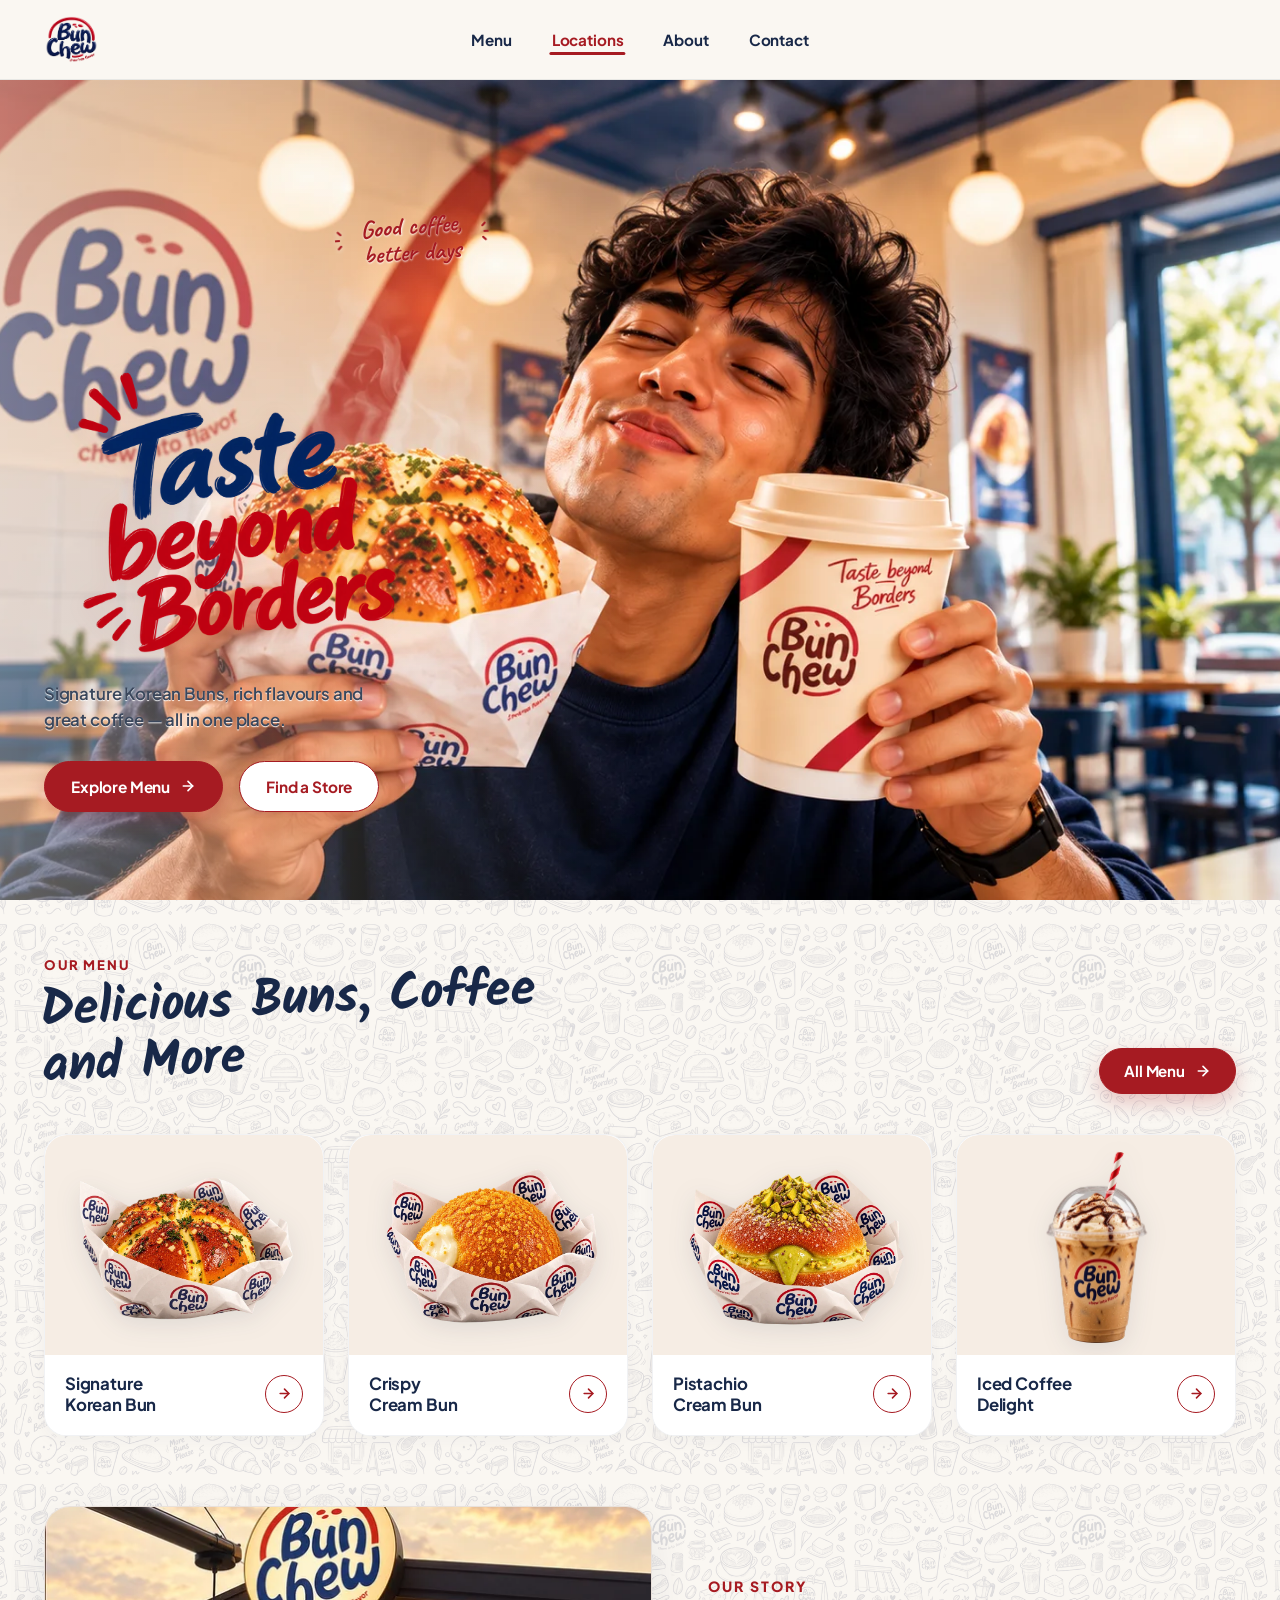
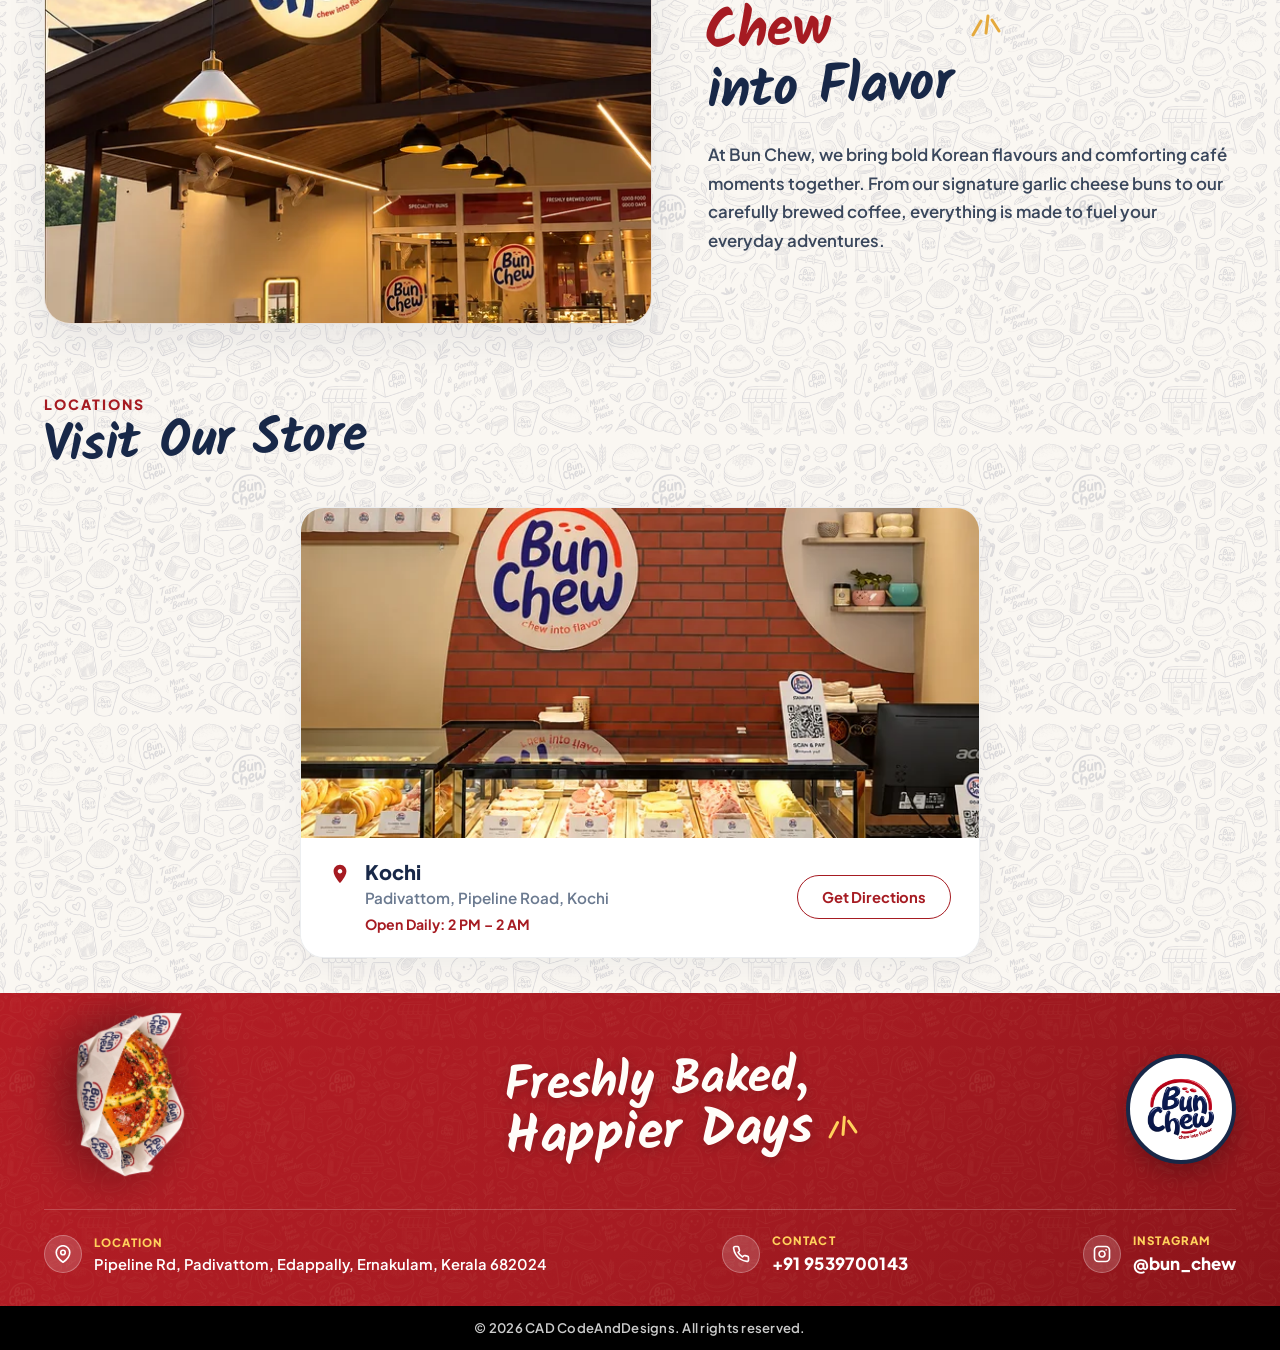
<file: index.html>
<!DOCTYPE html>
<html lang="en">
<head>
  <meta charset="UTF-8">
  <meta name="viewport" content="width=device-width, initial-scale=1.0, maximum-scale=1.0, user-scalable=no">
  <title>Bun Chew Café | Signature Korean Buns & Specialty Coffee</title>
  <meta name="description" content="Taste beyond borders at Bun Chew Café. Indulge in warm signature Korean garlic cheese buns, handcrafted beverages, and specialty coffee. Good coffee, better days.">
  <link rel="icon" type="image/png" href="assets/favicon.png">
  <link rel="preload" as="image" href="assets/hero-bg.webp" type="image/webp">
  <link rel="preload" as="image" href="assets/Taste%20Beyond%20Borders%20font.webp" type="image/webp">

  <link rel="stylesheet" href="style.css">
</head>
<body>
  <!-- Brand Splash / Loading Screen -->
  <div class="site-splash-screen" id="siteSplashScreen" aria-hidden="false">
    <div class="splash-content">
      <div class="splash-brand-wrap">
        <img src="assets/bun-chew-logo-hd.webp" alt="Bun Chew Café" class="splash-logo" width="138" height="120">
        <div class="splash-sticker-wrap">
          <img src="assets/cup-pastry-sticker.webp" alt="Pastry & Coffee" class="splash-sticker" width="125" height="83">
        </div>
      </div>
      <div class="splash-loader-bar" aria-hidden="true">
        <div class="splash-loader-progress"></div>
      </div>
      <p class="splash-tagline">Chew into flavor...</p>
    </div>
  </div>

  <!-- Header / Navigation Bar -->
  <header class="site-header" id="header">
    <div class="header-container">
      <!-- Brand Logo (Left) -->
      <a href="#" class="brand-logo" aria-label="Bun Chew Home">
        <img src="assets/bun-chew-logo-hd.webp" alt="Bun Chew Café Logo" class="logo-img" width="140" height="122">
      </a>

      <!-- Desktop Navigation Links (Centered) -->
      <!-- Note: Top-right Order Now and Find a Store buttons removed completely per user instructions -->
      <nav class="desktop-nav" aria-label="Main Navigation">
        <ul class="nav-list">
          <li class="nav-item"><a href="menu.html" class="nav-link">Menu</a></li>
          <li class="nav-item"><a href="#locations" class="nav-link">Locations</a></li>
          <li class="nav-item"><a href="#about" class="nav-link">About</a></li>
          <li class="nav-item"><a href="#contact" class="nav-link">Contact</a></li>
        </ul>
      </nav>

      <!-- Mobile Hamburger Button (Right) -->
      <button class="mobile-menu-btn" id="mobileMenuBtn" aria-label="Toggle navigation menu" aria-expanded="false" aria-controls="mobileDrawer">
        <span class="hamburger-bar"></span>
        <span class="hamburger-bar"></span>
        <span class="hamburger-bar"></span>
      </button>
    </div>

    <!-- Mobile Navigation Drawer -->
    <div class="mobile-nav-drawer" id="mobileDrawer" aria-hidden="true">
      <div class="drawer-header">
        <img src="assets/bun-chew-logo-hd.webp" alt="Bun Chew Café Logo" class="drawer-logo" width="130" height="114">
        <button class="close-drawer-btn" id="closeDrawerBtn" aria-label="Close menu">&times;</button>
      </div>
      <ul class="mobile-nav-list">
        <li><a href="menu.html" class="mobile-nav-link">Menu</a></li>
        <li><a href="#locations" class="mobile-nav-link">Locations</a></li>
        <li><a href="#about" class="mobile-nav-link">About</a></li>
        <li><a href="#contact" class="mobile-nav-link">Contact</a></li>
      </ul>
    </div>
    <div class="drawer-backdrop" id="drawerBackdrop"></div>
  </header>

  <!-- Seamless Vector Arch ClipPath for Mobile Hero Visual -->
  <svg width="0" height="0" style="position: absolute; pointer-events: none;" aria-hidden="true">
    <defs>
      <clipPath id="mobileHeroCurveClip" clipPathUnits="objectBoundingBox">
        <path d="M 0,0 L 1,0 L 1,0.92 C 0.68,0.84 0.32,0.84 0,0.92 Z" />
      </clipPath>
    </defs>
  </svg>

  <!-- Main Hero & Content Flow with Seamless Continuous Doodle Pattern -->
  <main>
    <div class="sections-pattern-flow">
      <!-- Main Hero Section -->
      <section class="hero-section" id="hero">
        <!-- Mobile Hero Visual: Top cropped photo with arched bottom (<= 768px) -->
        <div class="hero-mobile-visual" aria-hidden="true">
          <div class="mobile-image-wrapper">
            <img src="assets/hero-bg.webp" alt="Bun Chew guest enjoying signature garlic bun and coffee" class="mobile-hero-img" fetchpriority="high">
          </div>
        </div>

        <!-- Hero Main Container -->
        <div class="hero-container">
          <!-- Floating Supporting Tagline Doodle (Desktop only: between wall logo & guest) -->
          <div class="tagline-doodle" aria-label="Good coffee, better days">
            <div class="doodle-sparks-left">
              <svg width="20" height="20" viewBox="0 0 24 24" fill="none">
                <path d="M5 12H1M7 5L4 2M7 19L4 22" stroke="#A61B22" stroke-width="2.5" stroke-linecap="round"/>
              </svg>
            </div>
            <div class="tagline-text-wrap">
              <span class="tagline-line-1">Good coffee,</span>
              <span class="tagline-line-2">better days</span>
            </div>
            <div class="doodle-sparks-right">
              <svg width="20" height="20" viewBox="0 0 24 24" fill="none">
                <path d="M19 12H23M17 5L20 2M17 19L20 22" stroke="#A61B22" stroke-width="2.5" stroke-linecap="round"/>
              </svg>
            </div>
          </div>

          <!-- Hero Content (Positioned cleanly under the painted wall logo) -->
          <div class="hero-content">
            <!-- Main Headline with authentic brush typography image -->
            <div class="headline-wrapper">
              <h1 class="hero-headline">
                <img src="assets/Taste Beyond Borders font.webp" alt="Taste beyond Borders" class="hero-headline-img" width="1000" height="833" fetchpriority="high">
              </h1>
            </div>

            <!-- Supporting Description -->
            <p class="hero-description">
              Signature Korean Buns, rich flavours and great coffee — all in one place.
            </p>

            <!-- Call to Action Buttons -->
            <div class="hero-actions">
              <a href="menu.html" class="btn btn-primary" id="exploreMenuBtn">
                <span>Explore Menu</span>
                <svg class="btn-arrow" width="16" height="16" viewBox="0 0 24 24" fill="none" stroke="currentColor" stroke-width="2.5" stroke-linecap="round" stroke-linejoin="round">
                  <line x1="5" y1="12" x2="19" y2="12"></line>
                  <polyline points="12 5 19 12 12 19"></polyline>
                </svg>
              </a>
              <a href="#locations" class="btn btn-secondary" id="findStoreBtn">
                <span>Find a Store</span>
              </a>
            </div>
          </div>
        </div>
      </section>

      <!-- Our Menu Section -->
      <section class="menu-section" id="menu">
      <div class="menu-container">
        <!-- Section Header Row -->
        <div class="menu-header">
          <div class="menu-header-text">
            <span class="menu-eyebrow">OUR MENU</span>
            <h2 class="menu-title">
              <span class="title-buns">Delicious Buns,</span>
              <span class="title-coffee">Coffee</span>
              <span class="title-more">and More</span>
            </h2>
          </div>
          <!-- Single All Menu button connected to the dedicated All Menu page -->
          <div class="menu-header-action">
            <a href="menu.html" class="btn btn-all-menu" id="allMenuBtn">
              <span>All Menu</span>
              <svg class="btn-arrow" width="16" height="16" viewBox="0 0 24 24" fill="none" stroke="currentColor" stroke-width="2.5" stroke-linecap="round" stroke-linejoin="round">
                <line x1="5" y1="12" x2="19" y2="12"></line>
                <polyline points="12 5 19 12 12 19"></polyline>
              </svg>
            </a>
          </div>
        </div>

        <!-- Menu Cards Grid -->
        <div class="menu-grid">
          <!-- Card 1: Signature Korean Bun -->
          <article class="menu-card" data-category="buns">
            <div class="card-image-box">
              <img src="assets/menu-garlic-bun.webp" alt="Signature Glazed Korean Garlic Cheese Bun" class="card-img" loading="lazy" decoding="async">
            </div>
            <div class="card-info">
              <h3 class="card-title">Signature<br>Korean Bun</h3>
              <a href="#menu" class="card-action-btn" aria-label="View details for Signature Korean Bun">
                <svg width="15" height="15" viewBox="0 0 24 24" fill="none" stroke="currentColor" stroke-width="2.5" stroke-linecap="round" stroke-linejoin="round">
                  <line x1="5" y1="12" x2="19" y2="12"></line>
                  <polyline points="12 5 19 12 12 19"></polyline>
                </svg>
              </a>
            </div>
          </article>

          <!-- Card 2: Crispy Cream Bun -->
          <article class="menu-card" data-category="buns">
            <div class="card-image-box">
              <img src="assets/menu-crispy-bun.webp" alt="Crispy Bun Chew Cream Bun" class="card-img" loading="lazy" decoding="async">
            </div>
            <div class="card-info">
              <h3 class="card-title">Crispy<br>Cream Bun</h3>
              <a href="#menu" class="card-action-btn" aria-label="View details for Crispy Cream Bun">
                <svg width="15" height="15" viewBox="0 0 24 24" fill="none" stroke="currentColor" stroke-width="2.5" stroke-linecap="round" stroke-linejoin="round">
                  <line x1="5" y1="12" x2="19" y2="12"></line>
                  <polyline points="12 5 19 12 12 19"></polyline>
                </svg>
              </a>
            </div>
          </article>

          <!-- Card 3: Pistachio Cream Bun -->
          <article class="menu-card" data-category="buns">
            <div class="card-image-box">
              <img src="assets/menu-pistachio-bun.webp" alt="Pistachio Cream Bun in Branded Wrap" class="card-img" loading="lazy" decoding="async">
            </div>
            <div class="card-info">
              <h3 class="card-title">Pistachio<br>Cream Bun</h3>
              <a href="#menu" class="card-action-btn" aria-label="View details for Pistachio Cream Bun">
                <svg width="15" height="15" viewBox="0 0 24 24" fill="none" stroke="currentColor" stroke-width="2.5" stroke-linecap="round" stroke-linejoin="round">
                  <line x1="5" y1="12" x2="19" y2="12"></line>
                  <polyline points="12 5 19 12 12 19"></polyline>
                </svg>
              </a>
            </div>
          </article>

          <!-- Card 4: Iced Coffee Delight -->
          <article class="menu-card" data-category="drinks">
            <div class="card-image-box card-image-drink">
              <img src="assets/menu-iced-coffee.webp" alt="Bun Chew Iced Coffee Delight" class="card-img" loading="lazy" decoding="async">
            </div>
            <div class="card-info">
              <h3 class="card-title">Iced Coffee<br>Delight</h3>
              <a href="#menu" class="card-action-btn" aria-label="View details for Iced Coffee Delight">
                <svg width="15" height="15" viewBox="0 0 24 24" fill="none" stroke="currentColor" stroke-width="2.5" stroke-linecap="round" stroke-linejoin="round">
                  <line x1="5" y1="12" x2="19" y2="12"></line>
                  <polyline points="12 5 19 12 12 19"></polyline>
                </svg>
              </a>
            </div>
          </article>
        </div>
      </div>
    </section>

    <!-- Our Story Section -->
    <section class="story-section" id="about">
      <div class="story-container">
        <!-- Story Image Column (Left) -->
        <div class="story-image-wrap">
          <img src="assets/story-cafe.webp" alt="Bun Chew Café interior at golden hour" class="story-img" loading="lazy" decoding="async">
        </div>

        <!-- Story Content Column (Right) -->
        <div class="story-content">
          <span class="story-eyebrow">OUR STORY</span>
          <div class="story-headline-wrap">
            <h2 class="story-headline">
              <span class="story-word-chew">Chew</span>
              <span class="story-word-flavor">into Flavor</span>
            </h2>
            <div class="story-doodle-rays" aria-hidden="true">
              <svg width="34" height="28" viewBox="0 0 34 28" fill="none">
                <path d="M4 22L12 8" stroke="#E5A93C" stroke-width="3" stroke-linecap="round"/>
                <path d="M17 20L19 3" stroke="#E5A93C" stroke-width="3" stroke-linecap="round"/>
                <path d="M30 18L23 7" stroke="#E5A93C" stroke-width="3" stroke-linecap="round"/>
              </svg>
            </div>
          </div>
          <p class="story-description">
            At Bun Chew, we bring bold Korean flavours and comforting café moments together. From our signature garlic cheese buns to our carefully brewed coffee, everything is made to fuel your everyday adventures.
          </p>
        </div>
      </div>
    </section>

    <!-- Locations Section -->
    <section class="locations-section" id="locations">
      <div class="locations-container">
        <!-- Section Header -->
        <div class="locations-header">
          <span class="locations-eyebrow">LOCATIONS</span>
          <h2 class="locations-title">Visit Our Store</h2>
        </div>

        <!-- Single Store Location Card -->
        <div class="location-single-card-wrap">
          <article class="location-card" id="kochiStoreCard">
            <!-- Store Image (Clickable to open Google Maps) -->
            <a href="https://maps.app.goo.gl/UzxFyjBt8iA91zGC8" target="_blank" rel="noopener noreferrer" class="location-image-link" aria-label="Open Bun Chew Café Kochi location on Google Maps">
              <div class="location-image-box">
                <img src="assets/location-counter.webp" alt="Bun Chew Café pastry counter and storefront in Kochi" class="location-img" loading="lazy" decoding="async">
                <div class="location-image-overlay">
                  <span class="location-overlay-badge">
                    <svg width="16" height="16" viewBox="0 0 24 24" fill="none" stroke="currentColor" stroke-width="2.5" stroke-linecap="round" stroke-linejoin="round">
                      <polygon points="3 11 22 2 13 21 11 13 3 11"></polygon>
                    </svg>
                    Open in Maps
                  </span>
                </div>
              </div>
            </a>

            <!-- Location Details Footer -->
            <div class="location-info">
              <div class="location-text-group">
                <div class="location-pin-icon" aria-hidden="true">
                  <svg width="22" height="22" viewBox="0 0 24 24" fill="#A61B22">
                    <path d="M12 2C8.13 2 5 5.13 5 9c0 5.25 7 13 7 13s7-7.75 7-13c0-3.87-3.13-7-7-7zm0 9.5c-1.38 0-2.5-1.12-2.5-2.5s1.12-2.5 2.5-2.5 2.5 1.12 2.5 2.5-1.12 2.5-2.5 2.5z"/>
                  </svg>
                </div>
                <div class="location-text-body">
                  <h3 class="location-city">Kochi</h3>
                  <a href="https://maps.app.goo.gl/UzxFyjBt8iA91zGC8" target="_blank" rel="noopener noreferrer" class="location-address-link">
                    Padivattom, Pipeline Road, Kochi
                  </a>
                  <span class="location-timing">Open Daily: 2 PM – 2 AM</span>
                </div>
              </div>

              <!-- Direction Action Button -->
              <a href="https://maps.app.goo.gl/UzxFyjBt8iA91zGC8" target="_blank" rel="noopener noreferrer" class="btn btn-directions" id="getDirectionsBtn" aria-label="Get directions to Bun Chew Kochi on Google Maps">
                <span>Get Directions</span>
              </a>
            </div>
          </article>
        </div>
      </div>
    </section>

    </div>
  </main>

  <!-- Unified Red Footer Component -->
  <footer class="red-site-footer" id="contact">
    <div class="red-footer-container">
      <div class="red-footer-card">
        <!-- Banner Row: Cropped Bun, Headline, Logo Badge -->
        <div class="red-footer-banner-row">
          <!-- Bun Product Box: Intentionally Cropped Close-Up -->
          <div class="red-footer-bun-frame">
            <img src="assets/menu-garlic-bun.webp" alt="Freshly baked signature Bun Chew Korean garlic cheese bun close-up" class="red-footer-bun-img" loading="lazy" decoding="async">
          </div>

          <!-- Headline -->
          <div class="red-footer-headline-box">
            <div class="red-footer-text-inner">
              <span class="red-footer-line-1">Freshly Baked,</span>
              <div class="red-footer-line-2-row">
                <span class="red-footer-line-2">Happier Days</span>
                <div class="red-footer-doodle-rays" aria-hidden="true">
                  <svg width="34" height="28" viewBox="0 0 34 28" fill="none">
                    <path d="M4 22L12 8" stroke="#FFD15C" stroke-width="3" stroke-linecap="round"/>
                    <path d="M17 20L19 3" stroke="#FFD15C" stroke-width="3" stroke-linecap="round"/>
                    <path d="M30 18L23 7" stroke="#FFD15C" stroke-width="3" stroke-linecap="round"/>
                  </svg>
                </div>
              </div>
            </div>
          </div>

          <!-- Logo Badge -->
          <div class="red-footer-logo-box">
            <div class="red-footer-logo-badge">
              <img src="assets/bun-chew-logo-hd.webp" alt="Bun Chew Café Logo" class="red-footer-logo-img" loading="lazy" decoding="async">
            </div>
          </div>
        </div>

        <!-- Thin Subtle Divider -->
        <hr class="red-footer-divider" aria-hidden="true">

        <!-- Essential Contact Details Row -->
        <div class="red-footer-contact-row">
          <!-- Location Group -->
          <div class="red-footer-info-group">
            <div class="red-footer-info-icon" aria-hidden="true">
              <svg width="18" height="18" viewBox="0 0 24 24" fill="none" stroke="currentColor" stroke-width="2.2" stroke-linecap="round" stroke-linejoin="round">
                <path d="M21 10c0 7-9 13-9 13s-9-6-9-13a9 9 0 0 1 18 0z"></path>
                <circle cx="12" cy="10" r="3"></circle>
              </svg>
            </div>
            <div class="red-footer-info-body">
              <span class="red-footer-info-label">Location</span>
              <a href="https://maps.app.goo.gl/UzxFyjBt8iA91zGC8" target="_blank" rel="noopener noreferrer" class="red-footer-info-link" aria-label="Open location on Google Maps">
                Pipeline Rd, Padivattom, Edappally, Ernakulam, Kerala 682024
              </a>
            </div>
          </div>

          <!-- Contact Phone Group -->
          <div class="red-footer-info-group">
            <div class="red-footer-info-icon" aria-hidden="true">
              <svg width="18" height="18" viewBox="0 0 24 24" fill="none" stroke="currentColor" stroke-width="2.2" stroke-linecap="round" stroke-linejoin="round">
                <path d="M22 16.92v3a2 2 0 0 1-2.18 2 19.79 19.79 0 0 1-8.63-3.07 19.5 19.5 0 0 1-6-6 19.79 19.79 0 0 1-3.07-8.67A2 2 0 0 1 4.11 2h3a2 2 0 0 1 2 1.72 12.84 12.84 0 0 0 .7 2.81 2 2 0 0 1-.45 2.11L8.09 9.91a16 16 0 0 0 6 6l1.27-1.27a2 2 0 0 1 2.11-.45 12.84 12.84 0 0 0 2.81.7A2 2 0 0 1 22 16.92z"></path>
              </svg>
            </div>
            <div class="red-footer-info-body">
              <span class="red-footer-info-label">Contact</span>
              <a href="tel:+919539700143" class="red-footer-info-link red-footer-phone-val">
                +91 9539700143
              </a>
            </div>
          </div>

          <!-- Instagram Group -->
          <div class="red-footer-info-group">
            <div class="red-footer-info-icon" aria-hidden="true">
              <svg width="18" height="18" viewBox="0 0 24 24" fill="none" stroke="currentColor" stroke-width="2.2" stroke-linecap="round" stroke-linejoin="round">
                <rect x="2" y="2" width="20" height="20" rx="5" ry="5"></rect>
                <path d="M16 11.37A4 4 0 1 1 12.63 8 4 4 0 0 1 16 11.37z"></path>
                <line x1="17.5" y1="6.5" x2="17.51" y2="6.5"></line>
              </svg>
            </div>
            <div class="red-footer-info-body">
              <span class="red-footer-info-label">Instagram</span>
              <a href="https://www.instagram.com/bun_chew/" target="_blank" rel="noopener noreferrer" class="red-footer-info-link red-footer-insta-val" aria-label="Follow Bun Chew on Instagram">
                @bun_chew
              </a>
            </div>
          </div>
        </div>
      </div>
    </div>
  </footer>

  <!-- Developer Credit Strip (Thin Full-Width Black Strip) -->
  <div class="developer-credit-strip">
    <p class="developer-credit-text">&copy; 2026 CAD CodeAndDesigns. All rights reserved.</p>
  </div>

  <script src="script.js"></script>
</body>
</html>
</file>
<file: style.css>
/* ==========================================================================
   Bun Chew Café - Design System & Hero Styles
   ========================================================================== */

/* --------------------------------------------------------------------------
   Local Fonts (Zero latency, instant rendering, offline ready)
   -------------------------------------------------------------------------- */
@font-face {
  font-family: 'Kalam';
  font-style: normal;
  font-weight: 700;
  font-display: swap;
  src: url('assets/fonts/Kalam-Bold.ttf') format('truetype');
}

@font-face {
  font-family: 'Caveat';
  font-style: normal;
  font-weight: 700;
  font-display: swap;
  src: url('assets/fonts/Caveat-Bold.ttf') format('truetype');
}

@font-face {
  font-family: 'Plus Jakarta Sans';
  font-style: normal;
  font-weight: 600;
  font-display: swap;
  src: url('assets/fonts/PlusJakartaSans-600.ttf') format('truetype');
}

@font-face {
  font-family: 'Plus Jakarta Sans';
  font-style: normal;
  font-weight: 700;
  font-display: swap;
  src: url('assets/fonts/PlusJakartaSans-700.ttf') format('truetype');
}

@font-face {
  font-family: 'Plus Jakarta Sans';
  font-style: normal;
  font-weight: 800;
  font-display: swap;
  src: url('assets/fonts/PlusJakartaSans-800.ttf') format('truetype');
}

/* --------------------------------------------------------------------------
   CSS Variables & Design Tokens
   -------------------------------------------------------------------------- */
:root {
  /* Brand Color Palette */
  --color-primary-navy: #182848;
  --color-brand-red: #A61B22;
  --color-red-hover: #8B141A;
  
  /* Café Neutrals */
  --color-bg-cream: #FAF7F2;
  --color-text-body: #3A475C;
  --color-text-muted: #6B7A90;
  --color-border-subtle: rgba(24, 40, 72, 0.08);

  /* Typography */
  --font-body: 'Plus Jakarta Sans', -apple-system, BlinkMacSystemFont, "Segoe UI", Roboto, sans-serif;
  --font-script: 'Kalam', cursive;
  --font-doodle: 'Caveat', 'Kalam', cursive;

  /* Layout */
  --header-height: 80px;
  --max-width: 1280px;
  --container-padding: 0 44px;

  /* Transitions & Shadows */
  --transition-smooth: all 0.25s cubic-bezier(0.4, 0, 0.2, 1);
  --shadow-btn: 0 8px 20px rgba(166, 27, 34, 0.25);
  --shadow-btn-hover: 0 12px 28px rgba(166, 27, 34, 0.35);
}

/* --------------------------------------------------------------------------
   Reset & Base Styles
   -------------------------------------------------------------------------- */
*, *::before, *::after {
  box-sizing: border-box;
  margin: 0;
  padding: 0;
}

html, body {
  width: 100%;
  max-width: 100%;
  overflow-x: hidden;
}

html {
  font-size: 16px;
  scroll-behavior: smooth;
  -webkit-font-smoothing: antialiased;
  -moz-osx-font-smoothing: grayscale;
}

body {
  font-family: var(--font-body);
  color: var(--color-text-body);
  background-color: var(--color-bg-cream);
  min-height: 100vh;
  line-height: 1.5;
}

a {
  text-decoration: none;
  color: inherit;
}

button {
  cursor: pointer;
  border: none;
  background: none;
  font-family: inherit;
}

img {
  max-width: 100%;
  height: auto;
  display: block;
}

/* --------------------------------------------------------------------------
   Header / Navigation Bar
   -------------------------------------------------------------------------- */
.site-header {
  position: sticky;
  top: 0;
  left: 0;
  width: 100%;
  height: var(--header-height);
  background-color: var(--color-bg-cream);
  z-index: 100;
  transition: var(--transition-smooth);
  border-bottom: 1px solid var(--color-border-subtle);
}

.site-header.scrolled {
  background-color: rgba(250, 247, 242, 0.96);
  backdrop-filter: blur(10px);
  -webkit-backdrop-filter: blur(10px);
  box-shadow: 0 4px 18px rgba(24, 40, 72, 0.05);
}

.header-container {
  max-width: var(--max-width);
  height: 100%;
  margin: 0 auto;
  padding: var(--container-padding);
  display: flex;
  align-items: center;
  justify-content: space-between;
  position: relative;
}

/* Brand Logo (Left) */
.brand-logo {
  display: flex;
  align-items: center;
  text-decoration: none;
  transition: transform 0.2s ease;
  z-index: 2;
}

.brand-logo:hover {
  transform: scale(1.02);
}

.logo-img {
  height: 48px;
  width: auto;
  object-fit: contain;
}

/* Desktop Navigation (Centered in Header) */
/* Note: Top-right Order Now and Find a Store buttons removed completely per prompt */
.desktop-nav {
  position: absolute;
  left: 50%;
  transform: translateX(-50%);
  display: flex;
  align-items: center;
}

.nav-list {
  display: flex;
  align-items: center;
  list-style: none;
  gap: 36px;
}

.nav-link {
  font-size: 0.95rem;
  font-weight: 700;
  color: var(--color-primary-navy);
  position: relative;
  padding: 6px 2px;
  transition: color 0.2s ease;
  letter-spacing: -0.01em;
}

.nav-link::after {
  content: '';
  position: absolute;
  bottom: 0;
  left: 50%;
  width: 0;
  height: 2.5px;
  background-color: var(--color-brand-red);
  border-radius: 2px;
  transition: width 0.25s ease, left 0.25s ease;
}

.nav-link:hover,
.nav-link.active {
  color: var(--color-brand-red);
}

.nav-link:hover::after,
.nav-link.active::after {
  width: 100%;
  left: 0;
}

/* Mobile Hamburger Button (Right) */
.mobile-menu-btn {
  display: none;
  flex-direction: column;
  justify-content: center;
  align-items: center;
  width: 40px;
  height: 40px;
  gap: 5px;
  border-radius: 8px;
  z-index: 105;
  padding: 0;
  margin-left: auto;
  transition: background-color 0.2s ease;
}

.mobile-menu-btn:hover {
  background-color: rgba(24, 40, 72, 0.05);
}

.hamburger-bar {
  width: 24px;
  height: 2.5px;
  background-color: var(--color-primary-navy);
  border-radius: 3px;
  transition: transform 0.3s ease, opacity 0.3s ease;
}

.mobile-menu-btn.open .hamburger-bar:nth-child(1) {
  transform: translateY(7.5px) rotate(45deg);
  background-color: var(--color-brand-red);
}

.mobile-menu-btn.open .hamburger-bar:nth-child(2) {
  opacity: 0;
}

.mobile-menu-btn.open .hamburger-bar:nth-child(3) {
  transform: translateY(-7.5px) rotate(-45deg);
  background-color: var(--color-brand-red);
}

/* Mobile Navigation Drawer */
.mobile-nav-drawer {
  position: fixed;
  top: 0;
  right: -100%;
  width: 82%;
  max-width: 320px;
  height: 100vh;
  background-color: #FFFFFF;
  box-shadow: -8px 0 30px rgba(24, 40, 72, 0.15);
  z-index: 110;
  display: flex;
  flex-direction: column;
  padding: 28px 24px;
  transition: right 0.35s cubic-bezier(0.16, 1, 0.3, 1);
}

.mobile-nav-drawer.open {
  right: 0;
}

.drawer-header {
  display: flex;
  align-items: center;
  justify-content: space-between;
  margin-bottom: 32px;
  padding-bottom: 16px;
  border-bottom: 1px solid var(--color-border-subtle);
}

.drawer-logo {
  height: 38px;
  width: auto;
}

.close-drawer-btn {
  font-size: 2.2rem;
  line-height: 1;
  color: var(--color-primary-navy);
  padding: 4px 8px;
  transition: color 0.2s ease;
}

.close-drawer-btn:hover {
  color: var(--color-brand-red);
}

.mobile-nav-list {
  list-style: none;
  display: flex;
  flex-direction: column;
  gap: 18px;
}

.mobile-nav-link {
  font-size: 1.2rem;
  font-weight: 700;
  color: var(--color-primary-navy);
  padding: 8px 0;
  display: block;
  transition: color 0.2s ease, transform 0.2s ease;
}

.mobile-nav-link.active,
.mobile-nav-link:hover {
  color: var(--color-brand-red);
  transform: translateX(4px);
}

.drawer-backdrop {
  position: fixed;
  inset: 0;
  background-color: rgba(24, 40, 72, 0.4);
  backdrop-filter: blur(4px);
  z-index: 108;
  opacity: 0;
  pointer-events: none;
  transition: opacity 0.3s ease;
}

.drawer-backdrop.active {
  opacity: 1;
  pointer-events: auto;
}

/* --------------------------------------------------------------------------
   Hero Section - Desktop
   -------------------------------------------------------------------------- */
.hero-section {
  position: relative;
  width: 100%;
  min-height: calc(100vh - var(--header-height));
  display: flex;
  align-items: center;
  background-color: var(--color-bg-cream);

  /* Desktop Background: Subject right, white tile wall left */
  background-image: 
    linear-gradient(
      90deg, 
      rgba(250, 247, 242, 0.4) 0%, 
      rgba(250, 247, 242, 0.1) 32%, 
      rgba(250, 247, 242, 0) 50%
    ),
    url('assets/hero-bg.webp');
  background-position: right 6% center;
  background-size: cover;
  background-repeat: no-repeat;
  overflow: hidden;
  z-index: 2;
}

.hero-mobile-visual {
  display: none; /* Only rendered on mobile screens */
}

.hero-container {
  max-width: var(--max-width);
  width: 100%;
  margin: 0 auto;
  padding: 40px 44px;
  position: relative;
  z-index: 2;
  display: flex;
  align-items: center;
  min-height: 620px;
}

/* Left Hero Content - Sits comfortably below the painted wall logo */
.hero-content {
  max-width: 380px;
  display: flex;
  flex-direction: column;
  position: relative;
  z-index: 5;
  margin-top: 195px; /* Sits cleanly below the painted Bun Chew wall logo */
}

/* Floating Supporting Tagline Doodle (Desktop only: between wall logo & guest) */
.tagline-doodle {
  position: absolute;
  top: 85px;
  left: 335px;
  display: flex;
  align-items: center;
  gap: 6px;
  transform: rotate(-4deg);
  z-index: 4;
  pointer-events: none;
  user-select: none;
  animation: gentleFloat 4s ease-in-out infinite alternate;
}

.tagline-text-wrap {
  display: flex;
  flex-direction: column;
  align-items: center;
  text-align: center;
  line-height: 1.05;
}

.tagline-line-1,
.tagline-line-2 {
  font-family: var(--font-doodle);
  font-weight: 700;
  font-size: 1.55rem;
  color: var(--color-brand-red);
  letter-spacing: 0.01em;
  text-shadow: 0 1px 2px rgba(255, 255, 255, 0.9);
}

.doodle-sparks-left svg,
.doodle-sparks-right svg {
  filter: drop-shadow(0 1px 2px rgba(255, 255, 255, 0.7));
}

@keyframes gentleFloat {
  0% { transform: rotate(-4deg) translateY(0); }
  100% { transform: rotate(-3deg) translateY(-5px); }
}

/* --------------------------------------------------------------------------
   Headline Styling ("Taste beyond Borders" Brand Image)
   -------------------------------------------------------------------------- */
.headline-wrapper {
  position: relative;
  margin-bottom: 18px;
  width: 100%;
}

.hero-headline {
  margin: 0;
  padding: 0;
  line-height: 1;
  display: block;
}

.hero-headline-img {
  width: 100%;
  max-width: 360px;
  height: auto;
  display: block;
  user-select: none;
  -webkit-user-drag: none;
  filter: drop-shadow(0 3px 10px rgba(166, 27, 34, 0.08));
  transition: transform 0.3s cubic-bezier(0.16, 1, 0.3, 1);
}

.hero-headline-img:hover {
  transform: scale(1.02);
}

/* --------------------------------------------------------------------------
   Supporting Description
   -------------------------------------------------------------------------- */
.hero-description {
  font-size: 1.05rem;
  line-height: 1.55;
  font-weight: 600;
  color: var(--color-text-body);
  max-width: 330px;
  margin-bottom: 28px;
  letter-spacing: -0.01em;
  text-shadow: 0 1px 1px rgba(255, 255, 255, 0.9);
}

/* --------------------------------------------------------------------------
   CTA Buttons
   -------------------------------------------------------------------------- */
.hero-actions {
  display: flex;
  align-items: center;
  gap: 16px;
  flex-wrap: wrap;
}

.btn {
  display: inline-flex;
  align-items: center;
  justify-content: center;
  gap: 10px;
  font-size: 0.96rem;
  font-weight: 700;
  border-radius: 9999px;
  padding: 13px 26px;
  transition: var(--transition-smooth);
  text-decoration: none;
  letter-spacing: -0.01em;
}

/* Primary Button: "Explore Menu ->" */
.btn-primary {
  background-color: var(--color-brand-red);
  color: #FFFFFF;
  box-shadow: var(--shadow-btn);
  border: 1.5px solid var(--color-brand-red);
}

.btn-primary:hover {
  background-color: var(--color-red-hover);
  border-color: var(--color-red-hover);
  transform: translateY(-2px);
  box-shadow: var(--shadow-btn-hover);
}

.btn-primary:active {
  transform: translateY(0);
}

.btn-arrow {
  transition: transform 0.22s ease;
}

.btn-primary:hover .btn-arrow {
  transform: translateX(3px);
}

/* Secondary Button: "Find a Store" */
.btn-secondary {
  background-color: #FFFFFF;
  color: var(--color-brand-red);
  border: 1.5px solid var(--color-brand-red);
  box-shadow: 0 2px 8px rgba(166, 27, 34, 0.06);
}

.btn-secondary:hover {
  background-color: var(--color-brand-red);
  color: #FFFFFF;
  transform: translateY(-2px);
  box-shadow: var(--shadow-btn);
}

.btn-secondary:active {
  transform: translateY(0);
}

/* --------------------------------------------------------------------------
   Responsive Media Queries
   -------------------------------------------------------------------------- */

/* Large Screens (Above 1400px) */
@media (min-width: 1400px) {
  .hero-section {
    background-position: right 10% center;
  }
  .hero-content {
    margin-top: 210px;
  }
  .tagline-doodle {
    top: 95px;
    left: 360px;
  }
}

/* Medium Laptops & Desktops (1024px to 1279px) */
@media (max-width: 1279px) {
  .hero-section {
    background-position: right 2% center;
  }
  .hero-content {
    margin-top: 175px;
  }
  .tagline-doodle {
    top: 60px;
    left: 290px;
  }
  .hero-headline-img {
    max-width: 330px;
  }
}

/* Tablets (769px to 1023px) */
@media (max-width: 1023px) {
  :root {
    --header-height: 72px;
    --container-padding: 0 28px;
  }

  .desktop-nav {
    display: none !important;
  }

  .mobile-menu-btn {
    display: flex !important;
  }

  .hero-section {
    min-height: auto;
    padding: 30px 0;
    background-image: 
      linear-gradient(
        90deg, 
        rgba(250, 247, 242, 0.88) 0%, 
        rgba(250, 247, 242, 0.65) 45%, 
        rgba(250, 247, 242, 0.15) 75%
      ),
      url('assets/hero-bg.webp');
    background-position: right 0% center;
  }

  .hero-container {
    padding: 30px 28px;
    min-height: auto;
  }

  .hero-content {
    margin-top: 40px;
    max-width: 380px;
  }

  .tagline-doodle {
    position: static;
    transform: rotate(-3deg);
    margin-bottom: 14px;
    animation: none;
  }

  .hero-headline-img {
    max-width: 310px;
  }
}

/* Mobile Screens (Under 768px) - Exact match to Mobile Reference Mockup */
@media (max-width: 768px) {
  :root {
    --header-height: 64px;
    --container-padding: 0 16px;
  }

  .site-header {
    width: 100%;
    overflow: hidden;
    border-bottom: 1px solid rgba(24, 40, 72, 0.06);
  }

  .header-container {
    padding: 0 16px;
    width: 100%;
    display: flex;
    justify-content: space-between;
    align-items: center;
  }

  .logo-img {
    height: 38px;
  }

  .desktop-nav {
    display: none !important;
  }

  .mobile-menu-btn {
    display: flex !important;
    margin-left: auto;
  }

  /* Reset hero background on mobile so it seamlessly shares the continuous doodle pattern flow */
  .hero-section {
    flex-direction: column;
    min-height: auto;
    background-image: none !important;
    background-color: transparent !important;
    padding: 0 !important;
    width: 100%;
    overflow: visible;
    position: relative;
    z-index: 1;
  }

  /* Show mobile hero image on top with the curved bottom edge */
  .hero-mobile-visual {
    display: block;
    width: 100%;
    position: relative;
    background-color: transparent;
    overflow: visible;
    margin-bottom: -15px; /* Tucks the curved edge smoothly over the continuous doodle flow */
    z-index: 2;
  }

  .mobile-image-wrapper {
    position: relative;
    width: 100%;
    height: 350px;
    overflow: hidden;
    clip-path: url(#mobileHeroCurveClip);
    -webkit-clip-path: url(#mobileHeroCurveClip);
    background-color: transparent;
  }

  .mobile-hero-img {
    width: 100%;
    height: 100%;
    object-fit: cover;
    object-position: 63% 26%; /* Perfectly frames the happy subject, garlic bun, and cup */
    display: block;
  }

  /* Hero Content container on mobile sharing the one unified continuous doodle background */
  .hero-container {
    padding: 18px 16px 20px 16px;
    min-height: auto;
    justify-content: center;
    width: 100%;
    position: relative;
    background-color: transparent !important;
    z-index: 1;
  }

  .menu-section {
    padding: 20px 0 35px 0;
  }

  .hero-content {
    position: relative;
    z-index: 1;
    margin-top: 0;
    max-width: 100%;
    width: 100%;
    align-items: center;
    text-align: center;
  }

  /* Tagline completely removed on mobile as requested */
  .tagline-doodle {
    display: none !important;
  }

  /* Headline on mobile: Brand Image */
  .headline-wrapper {
    margin-bottom: 12px;
    width: 100%;
    display: flex;
    justify-content: center;
    align-items: center;
    position: relative;
  }

  .hero-headline {
    display: flex;
    justify-content: center;
    align-items: center;
    width: 100%;
    margin: 0;
  }

  .hero-headline-img {
    width: 65%;
    max-width: 232px;
    margin: 0 auto;
  }

  /* Description on Mobile */
  .hero-description {
    font-size: 0.95rem;
    max-width: 300px;
    margin: 6px auto 20px auto;
    text-align: center;
    line-height: 1.5;
  }

  /* Hero Actions on Mobile: dual CTA buttons side-by-side fitting cleanly */
  .hero-actions {
    display: flex;
    flex-direction: row;
    justify-content: center;
    width: 100%;
    max-width: 320px;
    gap: 10px;
    margin: 0 auto;
  }

  .btn {
    flex: 1 1 50%;
    padding: 12px 10px;
    font-size: 0.88rem;
    white-space: nowrap;
    justify-content: center;
  }
}

/* Extra small mobile screens (e.g. 360px) */
@media (max-width: 360px) {
  .mobile-image-wrapper {
    height: 310px;
  }

  .hero-headline-img {
    width: 68%;
    max-width: 200px;
  }

  .hero-actions {
    max-width: 290px;
    gap: 8px;
  }

  .btn {
    font-size: 0.82rem;
    padding: 11px 8px;
  }
}

/* ==========================================================================
   Continuous Seamless Doodle Pattern Flow (Zero Gaps Across All Sections)
   ========================================================================== */
.sections-pattern-flow {
  position: relative;
  width: 100%;
  background-color: var(--color-bg-cream);
  overflow: hidden;
}

.sections-pattern-flow::before {
  content: '';
  position: absolute;
  top: 0;
  left: 0;
  right: 0;
  bottom: 0;
  background-image: url('assets/doodle-pattern.webp');
  background-size: 420px auto;
  background-repeat: repeat;
  background-position: center top;
  opacity: 0.13;
  pointer-events: none;
  z-index: 0;
}

/* ==========================================================================
   Our Menu Section Styles
   ========================================================================== */
.menu-section {
  width: 100%;
  background-color: transparent;
  padding: 55px 0 35px 0;
  position: relative;
  z-index: 1;
}

.menu-container {
  max-width: var(--max-width);
  margin: 0 auto;
  padding: var(--container-padding);
}

/* Header Row: Title & Eyebrow on left, All Menu button on right */
.menu-header {
  display: flex;
  align-items: flex-end;
  justify-content: space-between;
  margin-bottom: 40px;
  gap: 20px;
}

.menu-header-text {
  display: flex;
  flex-direction: column;
}

.menu-eyebrow {
  font-size: 0.82rem;
  font-weight: 800;
  letter-spacing: 0.14em;
  color: var(--color-brand-red);
  text-transform: uppercase;
  margin-bottom: 6px;
}

.menu-title {
  font-family: var(--font-script);
  font-size: 3.2rem;
  font-weight: 700;
  color: var(--color-primary-navy);
  line-height: 1.05;
  letter-spacing: -0.01em;
  transform: rotate(-2.5deg);
  transform-origin: left bottom;
  margin-top: 4px;
}

/* Desktop line breaks: "Delicious Buns, Coffee" on line 1, "and More" on line 2 */
.title-buns,
.title-coffee {
  display: inline;
}

.title-more {
  display: block;
  margin-top: 2px;
}

/* Single All Menu Button (replacing filter options as requested) */
.btn-all-menu {
  background-color: var(--color-brand-red);
  color: #FFFFFF;
  border: 1.5px solid var(--color-brand-red);
  box-shadow: var(--shadow-btn);
  padding: 11px 24px;
  font-size: 0.94rem;
  font-weight: 700;
  border-radius: 9999px;
  transition: var(--transition-smooth);
}

.btn-all-menu:hover {
  background-color: var(--color-red-hover);
  border-color: var(--color-red-hover);
  transform: translateY(-2px);
  box-shadow: var(--shadow-btn-hover);
}

.btn-all-menu:hover .btn-arrow {
  transform: translateX(3px);
}

/* Menu Grid (4 Columns on Desktop) */
.menu-grid {
  display: grid;
  grid-template-columns: repeat(4, 1fr);
  gap: 24px;
}

/* Menu Card */
.menu-card {
  background-color: #FFFFFF;
  border-radius: 22px;
  overflow: hidden;
  border: 1px solid rgba(24, 40, 72, 0.06);
  box-shadow: 0 4px 18px rgba(24, 40, 72, 0.04);
  display: flex;
  flex-direction: column;
  transition: transform 0.3s cubic-bezier(0.16, 1, 0.3, 1), box-shadow 0.3s ease;
  position: relative;
}

.menu-card:hover {
  transform: translateY(-6px);
  box-shadow: 0 16px 32px rgba(24, 40, 72, 0.09);
}

/* Clean Warm Image Box with Smooth Rounded Top */
.card-image-box {
  background-color: #F6EDE4;
  height: 220px;
  display: flex;
  align-items: center;
  justify-content: center;
  padding: 20px 18px 14px 18px;
  position: relative;
  overflow: hidden;
  border-radius: 22px 22px 0 0;
}

.card-img {
  max-width: 100%;
  max-height: 100%;
  object-fit: contain;
  position: relative;
  z-index: 2;
  transition: transform 0.35s cubic-bezier(0.16, 1, 0.3, 1);
  filter: drop-shadow(0 6px 12px rgba(24, 40, 72, 0.1));
}

.menu-card:hover .card-img {
  transform: scale(1.06);
}

/* Drink card specific height/adjustment for cup proportions */
.card-image-drink .card-img {
  max-height: 105%;
  transform: scale(1.02);
}

.menu-card:hover .card-image-drink .card-img {
  transform: scale(1.08);
}

/* Card Info Area: Title on left, circular action button on right */
.card-info {
  display: flex;
  align-items: center;
  justify-content: space-between;
  padding: 18px 20px 20px 20px;
  background-color: #FFFFFF;
  margin-top: auto;
  gap: 12px;
}

.card-title {
  font-family: var(--font-body);
  font-size: 1.05rem;
  font-weight: 700;
  color: var(--color-primary-navy);
  line-height: 1.25;
  letter-spacing: -0.01em;
}

/* Circular Arrow Action Button */
.card-action-btn {
  display: inline-flex;
  align-items: center;
  justify-content: center;
  width: 38px;
  height: 38px;
  border-radius: 50%;
  border: 1.5px solid var(--color-brand-red);
  color: var(--color-brand-red);
  background-color: #FFFFFF;
  flex-shrink: 0;
  transition: var(--transition-smooth);
}

.card-action-btn:hover {
  background-color: var(--color-brand-red);
  color: #FFFFFF;
  transform: scale(1.08);
  box-shadow: 0 4px 12px rgba(166, 27, 34, 0.25);
}

/* --------------------------------------------------------------------------
   Responsive Adjustments for Menu Section
   -------------------------------------------------------------------------- */

/* Tablets (1024px and below) */
@media (max-width: 1024px) {
  .menu-grid {
    grid-template-columns: repeat(2, 1fr);
    gap: 20px;
  }
  .menu-title {
    font-size: 2.8rem;
  }
}

/* Mobile Screens (Under 768px) - Matching mobile mockup */
@media (max-width: 768px) {
  .menu-section {
    padding: 50px 0 65px 0;
  }

  .menu-header {
    flex-direction: column;
    align-items: flex-start;
    gap: 14px;
    margin-bottom: 24px;
  }

  .menu-title {
    font-size: 2.35rem;
    transform: rotate(-2deg);
    transform-origin: left bottom;
  }

  /* Mobile line breaks: "Delicious Buns," on line 1, "Coffee and More" on line 2 */
  .title-buns {
    display: block;
    margin-bottom: 2px;
  }

  .title-coffee,
  .title-more {
    display: inline;
  }

  .btn-all-menu {
    padding: 9px 20px;
    font-size: 0.88rem;
  }

  /* Horizontal swipeable scroll track with dedicated left padding */
  .menu-grid {
    display: flex;
    overflow-x: auto;
    gap: 14px;
    padding-bottom: 18px;
    scroll-snap-type: x mandatory;
    scroll-padding-left: 24px;
    scroll-padding-inline-start: 24px;
    -webkit-overflow-scrolling: touch;
    scrollbar-width: none; /* Hide scrollbar for clean app feel */
    margin: 0 -16px;
    padding-left: 24px;
    padding-right: 20px;
  }

  .menu-grid::-webkit-scrollbar {
    display: none;
  }

  .menu-card {
    flex: 0 0 210px;
    scroll-snap-align: start;
    scroll-margin-left: 24px;
    border-radius: 18px;
  }

  .card-image-box {
    height: 175px;
    padding: 14px 12px 10px 12px;
  }

  .card-info {
    padding: 14px 16px 16px 16px;
  }

  .card-title {
    font-size: 0.95rem;
  }

  .card-action-btn {
    width: 32px;
    height: 32px;
  }
}

/* ==========================================================================
   Our Story Section
   ========================================================================== */
.story-section {
  padding: 35px 0;
  background-color: transparent;
  position: relative;
  z-index: 1;
}

.story-container {
  max-width: var(--max-width);
  margin: 0 auto;
  padding: var(--container-padding);
  display: grid;
  grid-template-columns: 1.15fr 1fr;
  gap: 56px;
  align-items: center;
  position: relative;
  z-index: 2;
}

/* Image Column */
.story-image-wrap {
  position: relative;
  border-radius: 26px;
  overflow: hidden;
  box-shadow: 0 16px 40px rgba(24, 40, 72, 0.08);
  border: 1px solid rgba(24, 40, 72, 0.06);
  aspect-ratio: 16 / 11;
  background-color: #F6EDE4;
}

.story-img {
  width: 100%;
  height: 100%;
  object-fit: cover;
  display: block;
  transition: transform 0.5s cubic-bezier(0.16, 1, 0.3, 1);
}

.story-image-wrap:hover .story-img {
  transform: scale(1.03);
}

/* Story Content Column */
.story-content {
  max-width: 520px;
}

.story-eyebrow {
  display: inline-block;
  font-family: var(--font-body);
  font-size: 0.88rem;
  font-weight: 800;
  letter-spacing: 0.14em;
  color: var(--color-brand-red);
  text-transform: uppercase;
  margin-bottom: 8px;
}

.story-headline-wrap {
  display: flex;
  align-items: flex-start;
  gap: 14px;
  margin-bottom: 20px;
}

.story-headline {
  font-family: var(--font-script);
  font-size: 3.4rem;
  font-weight: 700;
  line-height: 1.05;
  letter-spacing: -0.01em;
  transform: rotate(-2deg);
  transform-origin: left bottom;
}

.story-word-chew {
  color: var(--color-brand-red);
  display: block;
}

.story-word-flavor {
  color: var(--color-primary-navy);
  display: block;
  margin-top: 2px;
}

.story-doodle-rays {
  padding-top: 8px;
  flex-shrink: 0;
  display: flex;
  align-items: center;
}

.story-description {
  font-family: var(--font-body);
  font-size: 1.05rem;
  line-height: 1.7;
  color: var(--color-text-body);
  font-weight: 500;
}

/* ==========================================================================
   Locations Section
   ========================================================================== */
.locations-section {
  padding: 35px 0;
  background-color: transparent;
  position: relative;
  z-index: 1;
}

.locations-container {
  max-width: var(--max-width);
  margin: 0 auto;
  padding: var(--container-padding);
  position: relative;
  z-index: 2;
}

.locations-header {
  margin-bottom: 32px;
}

.locations-eyebrow {
  display: block;
  font-family: var(--font-body);
  font-size: 0.88rem;
  font-weight: 800;
  letter-spacing: 0.14em;
  color: var(--color-brand-red);
  text-transform: uppercase;
  margin-bottom: 6px;
}

.locations-title {
  font-family: var(--font-script);
  font-size: 3.2rem;
  font-weight: 700;
  color: var(--color-primary-navy);
  line-height: 1.05;
  letter-spacing: -0.01em;
  transform: rotate(-2deg);
  transform-origin: left bottom;
}

/* Single Store Card Wrapper */
.location-single-card-wrap {
  max-width: 680px;
  margin: 0 auto;
}

.location-card {
  background-color: #FFFFFF;
  border-radius: 24px;
  overflow: hidden;
  border: 1px solid rgba(24, 40, 72, 0.08);
  box-shadow: 0 8px 30px rgba(24, 40, 72, 0.05);
  transition: transform 0.35s cubic-bezier(0.16, 1, 0.3, 1), box-shadow 0.35s ease;
  position: relative;
}

.location-card:hover {
  transform: translateY(-6px);
  box-shadow: 0 20px 42px rgba(24, 40, 72, 0.12);
}

.location-image-link {
  display: block;
  text-decoration: none;
  position: relative;
  overflow: hidden;
}

.location-image-box {
  height: 330px;
  position: relative;
  overflow: hidden;
  background-color: #F6EDE4;
}

.location-img {
  width: 100%;
  height: 100%;
  object-fit: cover;
  display: block;
  transition: transform 0.5s cubic-bezier(0.16, 1, 0.3, 1);
}

.location-card:hover .location-img {
  transform: scale(1.04);
}

.location-image-overlay {
  position: absolute;
  inset: 0;
  background: rgba(24, 40, 72, 0.2);
  display: flex;
  align-items: center;
  justify-content: center;
  opacity: 0;
  transition: opacity 0.3s ease;
}

.location-card:hover .location-image-overlay {
  opacity: 1;
}

.location-overlay-badge {
  background-color: rgba(255, 255, 255, 0.95);
  backdrop-filter: blur(8px);
  -webkit-backdrop-filter: blur(8px);
  color: var(--color-primary-navy);
  font-family: var(--font-body);
  font-weight: 700;
  font-size: 0.9rem;
  padding: 10px 20px;
  border-radius: 9999px;
  display: inline-flex;
  align-items: center;
  gap: 8px;
  box-shadow: 0 6px 18px rgba(0, 0, 0, 0.15);
  transform: translateY(8px);
  transition: transform 0.3s cubic-bezier(0.16, 1, 0.3, 1);
}

.location-card:hover .location-overlay-badge {
  transform: translateY(0);
}

/* Location Card Info Footer */
.location-info {
  display: flex;
  align-items: center;
  justify-content: space-between;
  padding: 22px 28px;
  background-color: #FFFFFF;
  gap: 16px;
}

.location-text-group {
  display: flex;
  align-items: flex-start;
  gap: 14px;
}

.location-pin-icon {
  flex-shrink: 0;
  margin-top: 3px;
  color: var(--color-brand-red);
  display: flex;
  align-items: center;
  justify-content: center;
}

.location-text-body {
  display: flex;
  flex-direction: column;
}

.location-city {
  font-family: var(--font-body);
  font-size: 1.25rem;
  font-weight: 800;
  color: var(--color-primary-navy);
  line-height: 1.2;
  margin-bottom: 3px;
}

.location-address-link {
  font-family: var(--font-body);
  font-size: 0.95rem;
  color: var(--color-text-muted);
  font-weight: 500;
  text-decoration: none;
  transition: color 0.2s ease;
}

.location-address-link:hover {
  color: var(--color-brand-red);
}

.btn-directions {
  display: inline-flex;
  align-items: center;
  justify-content: center;
  padding: 10px 24px;
  border-radius: 9999px;
  border: 1.5px solid var(--color-brand-red);
  color: var(--color-brand-red);
  background-color: #FFFFFF;
  font-family: var(--font-body);
  font-weight: 700;
  font-size: 0.92rem;
  text-decoration: none;
  transition: var(--transition-smooth);
  white-space: nowrap;
  flex-shrink: 0;
}

.btn-directions:hover {
  background-color: var(--color-brand-red);
  color: #FFFFFF;
  transform: translateY(-2px);
  box-shadow: 0 6px 18px rgba(166, 27, 34, 0.22);
}

/* Location Store Timing */
.location-timing {
  font-family: var(--font-body);
  font-size: 0.88rem;
  color: var(--color-brand-red);
  font-weight: 700;
  margin-top: 4px;
  display: inline-block;
}

/* ==========================================================================
   Red Bun Chew Footer (Unified Cohesive Component)
   ========================================================================== */
.red-site-footer {
  width: 100%;
  padding: 44px 0 30px 0;
  background: linear-gradient(135deg, #B51D25 0%, #A61B22 55%, #8B141A 100%);
  position: relative;
  overflow: hidden;
  color: #FFFFFF;
  margin: 0;
  z-index: 10;
  border-radius: 0;
}

/* Subtle Doodle Pattern Texture Spanning Full Width of Viewport */
.red-site-footer::before {
  content: '';
  position: absolute;
  inset: 0;
  background-image: url('assets/doodle-pattern.webp');
  background-size: 320px auto;
  background-repeat: repeat;
  background-position: center;
  opacity: 0.08;
  filter: invert(1);
  pointer-events: none;
  z-index: 0;
}

.red-footer-container {
  width: 100%;
  max-width: var(--max-width);
  margin: 0 auto;
  padding: 0 44px;
  position: relative;
  z-index: 1;
}

.red-footer-card {
  background: transparent;
  border-radius: 0;
  box-shadow: none;
  padding: 0;
  position: relative;
  overflow: visible;
  color: #FFFFFF;
}

/* Row 1: Promotional Banner (Bun in Top-Left, Headline in Center, Logo on Right) */
.red-footer-banner-row {
  display: flex;
  align-items: center;
  justify-content: space-between;
  gap: 28px;
  position: relative;
  z-index: 1;
}

/* Bun Product: Clean Direct Food Styling against Red Background (No Boxes/Borders, Rotated 90deg in Top-Left) */
.red-footer-bun-frame {
  flex: 0 0 200px;
  width: 200px;
  height: 150px;
  border-radius: 0;
  overflow: visible;
  position: relative;
  box-shadow: none;
  border: none;
  background: transparent;
  display: flex;
  align-items: flex-start;
  justify-content: flex-start;
  margin-top: -6px;
  margin-left: -6px;
}

.red-footer-bun-img {
  width: 185px;
  height: auto;
  max-width: none;
  object-fit: contain;
  display: block;
  transform: rotate(90deg);
  transform-origin: center center;
  filter: drop-shadow(0 14px 26px rgba(0, 0, 0, 0.42));
  transition: transform 0.4s cubic-bezier(0.16, 1, 0.3, 1), filter 0.4s ease;
  pointer-events: none;
}

.red-site-footer:hover .red-footer-bun-img {
  transform: rotate(90deg) scale(1.06);
  filter: drop-shadow(0 18px 32px rgba(0, 0, 0, 0.5));
}

/* Headline Box */
.red-footer-headline-box {
  flex: 1 1 auto;
  display: flex;
  justify-content: center;
  text-align: center;
}

.red-footer-text-inner {
  display: flex;
  flex-direction: column;
  align-items: flex-start;
  transform: rotate(-2deg);
}

.red-footer-line-1 {
  font-family: var(--font-script);
  font-size: 3rem;
  font-weight: 700;
  color: #FFFDF9;
  line-height: 1.05;
  letter-spacing: -0.01em;
  text-shadow: 0 3px 12px rgba(0, 0, 0, 0.2);
}

.red-footer-line-2-row {
  display: flex;
  align-items: center;
  gap: 12px;
}

.red-footer-line-2 {
  font-family: var(--font-script);
  font-size: 3.3rem;
  font-weight: 700;
  color: #FFFDF9;
  line-height: 1.05;
  letter-spacing: -0.01em;
  text-shadow: 0 3px 12px rgba(0, 0, 0, 0.2);
}

.red-footer-doodle-rays {
  flex-shrink: 0;
  display: flex;
  align-items: center;
}

/* Logo Badge */
.red-footer-logo-box {
  flex: 0 0 auto;
}

.red-footer-logo-badge {
  width: 110px;
  height: 110px;
  border-radius: 50%;
  background-color: #FFFFFF;
  border: 4px solid #182848;
  display: flex;
  align-items: center;
  justify-content: center;
  padding: 14px;
  box-shadow: 0 10px 24px rgba(0, 0, 0, 0.25);
  transition: transform 0.35s ease;
}

.red-footer-logo-badge:hover {
  transform: scale(1.06) rotate(3deg);
}

.red-footer-logo-img {
  max-width: 100%;
  max-height: 100%;
  object-fit: contain;
}

/* Subtle Divider */
.red-footer-divider {
  border: none;
  border-top: 1px solid rgba(255, 255, 255, 0.2);
  margin: 28px 0 22px 0;
  position: relative;
  z-index: 1;
}

/* Essential Contact Details Row (Horizontal on desktop) */
.red-footer-contact-row {
  display: flex;
  align-items: center;
  justify-content: space-between;
  gap: 24px;
  position: relative;
  z-index: 1;
}

.red-footer-info-group {
  display: flex;
  align-items: center;
  gap: 12px;
}

.red-footer-info-icon {
  width: 38px;
  height: 38px;
  border-radius: 50%;
  background: rgba(255, 255, 255, 0.16);
  border: 1px solid rgba(255, 255, 255, 0.28);
  display: flex;
  align-items: center;
  justify-content: center;
  color: #FFFFFF;
  flex-shrink: 0;
}

.red-footer-info-body {
  display: flex;
  flex-direction: column;
}

.red-footer-info-label {
  font-family: var(--font-body);
  font-size: 0.72rem;
  font-weight: 800;
  text-transform: uppercase;
  letter-spacing: 0.1em;
  color: #FFD15C;
  margin-bottom: 2px;
}

.red-footer-info-link {
  font-family: var(--font-body);
  font-size: 0.92rem;
  font-weight: 600;
  color: #FFFFFF;
  text-decoration: none;
  transition: var(--transition-smooth);
}

.red-footer-info-link:hover {
  color: #FFD15C;
  text-decoration: underline;
}

.red-footer-phone-val {
  font-size: 1.05rem;
  font-weight: 800;
  letter-spacing: 0.02em;
}

.red-footer-insta-val {
  font-size: 1.05rem;
  font-weight: 800;
}

/* ==========================================================================
   Developer Credit Strip (Full-Width Thin Black Bar)
   ========================================================================== */
.developer-credit-strip {
  width: 100%;
  background-color: #000000;
  padding: 12px 16px;
  text-align: center;
  position: relative;
  z-index: 20;
}

.developer-credit-text {
  font-family: var(--font-body);
  font-size: 0.82rem;
  color: #CCCCCC;
  font-weight: 500;
  margin: 0;
  letter-spacing: 0.02em;
}

/* ==========================================================================
   Responsive Styles for New Sections
   ========================================================================== */

/* Tablets (1024px and below) */
@media (max-width: 1024px) {
  .story-container {
    gap: 36px;
  }

  .story-headline {
    font-size: 2.9rem;
  }

  .red-banner-card {
    padding: 24px 36px;
    gap: 20px;
  }

  .banner-bun-img {
    max-width: 260px;
  }

  .banner-line-1 {
    font-size: 2.6rem;
  }

  .banner-line-2 {
    font-size: 2.8rem;
  }

  .banner-logo-badge {
    width: 120px;
    height: 120px;
    padding: 14px;
  }
}

/* Mobile Screens (Under 768px) */
@media (max-width: 768px) {
  /* Our Story Section */
  .story-section {
    padding: 28px 0;
  }

  .story-container {
    grid-template-columns: 1fr;
    gap: 20px;
  }

  .story-image-wrap {
    border-radius: 20px;
    aspect-ratio: 16 / 10;
    max-height: 250px;
  }

  .story-headline {
    font-size: 2.4rem;
  }

  .story-description {
    font-size: 0.98rem;
    line-height: 1.6;
  }

  /* Locations Section */
  .locations-section {
    padding: 24px 0 32px 0;
  }

  .locations-header {
    margin-bottom: 22px;
  }

  .locations-title {
    font-size: 2.35rem;
  }

  .location-card {
    border-radius: 20px;
  }

  .location-image-box {
    height: 210px;
  }

  .location-info {
    flex-direction: column;
    align-items: stretch;
    padding: 18px 20px;
    gap: 16px;
  }

  .location-text-group {
    align-items: flex-start;
  }

  .btn-directions {
    width: 100%;
    padding: 12px 20px;
    font-size: 0.94rem;
  }
}

/* ==========================================================================
   Responsive Red Footer
   ========================================================================== */
@media (max-width: 992px) {
  .red-footer-container {
    padding: 0 30px;
  }

  .red-footer-banner-row {
    gap: 20px;
  }

  .red-footer-bun-frame {
    flex: 0 0 170px;
    width: 170px;
    height: 130px;
    margin: 0;
  }

  .red-footer-bun-img {
    width: 155px;
  }

  .red-footer-line-1 {
    font-size: 2.4rem;
  }

  .red-footer-line-2 {
    font-size: 2.6rem;
  }

  .red-footer-contact-row {
    flex-wrap: wrap;
    gap: 18px;
  }
}

@media (max-width: 768px) {
  .red-site-footer {
    padding: 28px 0 20px 0;
    border-radius: 0;
  }

  .red-footer-container {
    padding: 0 18px;
  }

  .red-footer-card {
    padding: 0;
    border-radius: 0;
    background: transparent;
    box-shadow: none;
  }

  .red-footer-banner-row {
    flex-direction: column;
    align-items: center;
    text-align: center;
    gap: 18px;
  }

  .red-footer-bun-frame {
    flex: 0 0 auto;
    width: auto;
    height: auto;
    margin: 0;
    background: transparent;
    border: none;
    box-shadow: none;
    align-items: center;
    justify-content: center;
  }

  .red-footer-bun-img {
    width: 135px;
    transform: rotate(0deg);
    filter: drop-shadow(0 8px 18px rgba(0, 0, 0, 0.35));
  }

  .red-site-footer:hover .red-footer-bun-img {
    transform: rotate(0deg) scale(1.05);
  }

  .red-footer-text-inner {
    align-items: center;
    transform: rotate(-1.5deg);
  }

  .red-footer-line-1 {
    font-size: 2.2rem;
  }

  .red-footer-line-2 {
    font-size: 2.4rem;
  }

  .red-footer-logo-badge {
    width: 88px;
    height: 88px;
    padding: 12px;
  }

  .red-footer-divider {
    margin: 20px 0 18px 0;
  }

  /* Stack contact details neatly on mobile */
  .red-footer-contact-row {
    flex-direction: column;
    align-items: flex-start;
    gap: 16px;
    width: 100%;
  }

  .red-footer-info-group {
    width: 100%;
  }
}

/* ==========================================================================
   Premium Animation & Micro-Interactions System (Artisanal Experience)
   ========================================================================== */

/* 1. Scroll Reveal System */
.reveal-item {
  opacity: 0;
  transform: translateY(28px);
  transition: opacity 0.75s cubic-bezier(0.16, 1, 0.3, 1), transform 0.75s cubic-bezier(0.16, 1, 0.3, 1);
  will-change: opacity, transform;
}

.reveal-item.reveal-left {
  transform: translateX(-35px);
}

.reveal-item.reveal-right {
  transform: translateX(35px);
}

.reveal-item.reveal-scale {
  transform: scale(0.94) translateY(20px);
}

.reveal-item.is-revealed {
  opacity: 1;
  transform: translate(0) scale(1);
}

/* 2. Hero Hand-Drawn Radial Fan and Parallel Strokes Micro-Pulse */
@keyframes accentFanPulse {
  0%, 100% {
    transform: scale(1) rotate(0deg);
  }
  50% {
    transform: scale(1.08) rotate(2deg) translateY(-2px);
  }
}

.headline-accents-top svg {
  animation: accentFanPulse 3.8s ease-in-out infinite;
  transform-origin: bottom center;
}

@keyframes accentParallelPulse {
  0%, 100% {
    transform: scale(1) translateX(0);
  }
  50% {
    transform: scale(1.06) translateX(2px);
  }
}

.headline-accents-bottom svg {
  animation: accentParallelPulse 3.5s ease-in-out infinite;
  transform-origin: left center;
}

/* 3. Decorative Doodle Rays Organic Gentle Floating */
@keyframes doodleFloatSoft {
  0%, 100% {
    transform: translateY(0) rotate(0deg);
  }
  50% {
    transform: translateY(-5px) rotate(2deg);
  }
}

.story-doodle-rays,
.red-footer-doodle-rays {
  animation: doodleFloatSoft 4s ease-in-out infinite;
  display: inline-flex;
}

/* 4. Luxury Card Hover Reflection Shimmer */
.menu-card {
  position: relative;
  overflow: hidden;
  transition: transform 0.4s cubic-bezier(0.16, 1, 0.3, 1), box-shadow 0.4s cubic-bezier(0.16, 1, 0.3, 1), border-color 0.4s ease;
}

.menu-card::after {
  content: '';
  position: absolute;
  top: 0;
  left: -140%;
  width: 70%;
  height: 100%;
  background: linear-gradient(90deg, transparent 0%, rgba(255, 255, 255, 0.32) 50%, transparent 100%);
  transform: skewX(-22deg);
  pointer-events: none;
  z-index: 5;
  transition: none;
}

.menu-card:hover::after {
  left: 170%;
  transition: left 0.85s cubic-bezier(0.16, 1, 0.3, 1);
}

.menu-card:hover .card-img {
  transform: scale(1.08) translateY(-4px);
  filter: drop-shadow(0 14px 20px rgba(24, 40, 72, 0.16));
}

.card-action-btn {
  transition: transform 0.3s cubic-bezier(0.16, 1, 0.3, 1), background-color 0.3s ease, box-shadow 0.3s ease;
}

.card-action-btn:hover {
  transform: scale(1.1) rotate(-8deg);
  box-shadow: 0 6px 16px rgba(166, 27, 34, 0.35);
}

.card-action-btn:hover svg {
  transform: translate(1px, -1px);
}

/* 5. Luxury Sheen Sweep on Action Buttons */
.btn-primary,
.btn-all-menu,
.btn-directions {
  position: relative;
  overflow: hidden;
}

.btn-primary::after,
.btn-all-menu::after,
.btn-directions::after {
  content: '';
  position: absolute;
  top: -50%;
  left: -80%;
  width: 60%;
  height: 200%;
  background: linear-gradient(
    60deg,
    rgba(255, 255, 255, 0) 10%,
    rgba(255, 255, 255, 0.28) 50%,
    rgba(255, 255, 255, 0) 90%
  );
  transform: rotate(25deg);
  pointer-events: none;
  transition: none;
}

.btn-primary:hover::after,
.btn-all-menu:hover::after,
.btn-directions:hover::after {
  animation: btnSheenSweep 0.9s cubic-bezier(0.16, 1, 0.3, 1) forwards;
}

@keyframes btnSheenSweep {
  0% {
    left: -80%;
  }
  100% {
    left: 140%;
  }
}

.btn:active {
  transform: scale(0.97) !important;
}

/* 6. Story Image Smooth Ambient Hover Zoom */
.story-image-wrap .story-img {
  transition: transform 0.7s cubic-bezier(0.16, 1, 0.3, 1), filter 0.5s ease;
}

.story-image-wrap:hover .story-img {
  transform: scale(1.05) translateY(-2px);
}

/* 7. Location Pin Playful Interactive Bounce */
@keyframes pinBounce {
  0%, 100% {
    transform: translateY(0);
  }
  40% {
    transform: translateY(-6px);
  }
  60% {
    transform: translateY(-2px);
  }
}

.location-card:hover .location-pin-icon svg {
  animation: pinBounce 0.8s ease-in-out infinite;
}

/* 8. Footer Floating Organic Micro-Animations (Desktop) */
@keyframes bunFloatDesktop {
  0%, 100% {
    transform: rotate(90deg) translateY(0);
  }
  50% {
    transform: rotate(90deg) translateY(-8px);
  }
}

@media (min-width: 993px) {
  .red-footer-bun-img {
    animation: bunFloatDesktop 4.5s ease-in-out infinite;
  }

  .red-site-footer:hover .red-footer-bun-img {
    animation-play-state: paused;
    transform: rotate(90deg) scale(1.08) translateY(-4px);
    filter: drop-shadow(0 20px 34px rgba(0, 0, 0, 0.52));
  }
}

@keyframes badgeFloat {
  0%, 100% {
    transform: translateY(0) rotate(0deg);
  }
  50% {
    transform: translateY(-4px) rotate(1.5deg);
  }
}

.red-footer-logo-badge {
  animation: badgeFloat 4.2s ease-in-out infinite;
}

.red-footer-logo-badge:hover {
  animation-play-state: paused;
  transform: scale(1.08) rotate(4deg);
}

/* ==========================================================================
   Interactive Loading Splash Screen
   ========================================================================== */
.site-splash-screen {
  position: fixed;
  inset: 0;
  width: 100vw;
  height: 100vh;
  height: 100dvh;
  background-color: var(--color-bg-cream, #FAF7F2);
  z-index: 99999;
  display: flex;
  align-items: center;
  justify-content: center;
  overflow: hidden;
  transition: opacity 0.5s cubic-bezier(0.16, 1, 0.3, 1), visibility 0.5s ease;
}

.site-splash-screen::before {
  content: '';
  position: absolute;
  inset: 0;
  background-image: url('assets/doodle-pattern.webp');
  background-size: 320px auto;
  background-repeat: repeat;
  background-position: center;
  opacity: 0.14;
  pointer-events: none;
}

.splash-content {
  position: relative;
  z-index: 2;
  display: flex;
  flex-direction: column;
  align-items: center;
  text-align: center;
  padding: 32px 28px;
  max-width: 340px;
  width: 90%;
  animation: splashFadeIn 0.6s cubic-bezier(0.16, 1, 0.3, 1) forwards;
}

.splash-brand-wrap {
  position: relative;
  display: flex;
  flex-direction: column;
  align-items: center;
  margin-bottom: 22px;
}

.splash-logo {
  width: 138px;
  height: auto;
  display: block;
  filter: drop-shadow(0 6px 18px rgba(166, 27, 34, 0.12));
  animation: splashLogoPulse 2.4s ease-in-out infinite alternate;
}

.splash-sticker-wrap {
  margin-top: -8px;
  animation: splashStickerBounce 2s ease-in-out infinite alternate;
}

.splash-sticker {
  width: 125px;
  height: auto;
  display: block;
  filter: drop-shadow(0 8px 20px rgba(24, 40, 72, 0.08));
}

.splash-loader-bar {
  width: 140px;
  height: 4px;
  background: rgba(166, 27, 34, 0.12);
  border-radius: 999px;
  overflow: hidden;
  position: relative;
  margin-bottom: 14px;
}

.splash-loader-progress {
  position: absolute;
  top: 0;
  left: 0;
  height: 100%;
  width: 35%;
  background: linear-gradient(90deg, var(--color-brand-red, #A61B22), var(--color-brand-yellow, #E5A93C));
  border-radius: 999px;
  animation: splashProgressSlide 1.25s cubic-bezier(0.4, 0, 0.2, 1) infinite;
}

.splash-tagline {
  font-family: var(--font-script, 'Caveat', cursive);
  font-size: 1.35rem;
  font-weight: 700;
  color: var(--color-brand-red, #A61B22);
  margin: 0;
  letter-spacing: 0.02em;
  opacity: 0.95;
}

@keyframes splashFadeIn {
  from {
    opacity: 0;
    transform: scale(0.95) translateY(6px);
  }
  to {
    opacity: 1;
    transform: scale(1) translateY(0);
  }
}

@keyframes splashLogoPulse {
  0% { transform: scale(1); }
  100% { transform: scale(1.035); }
}

@keyframes splashStickerBounce {
  0% { transform: translateY(0) rotate(-2deg); }
  100% { transform: translateY(-7px) rotate(2deg); }
}

@keyframes splashProgressSlide {
  0% { left: -35%; width: 30%; }
  50% { width: 55%; }
  100% { left: 100%; width: 30%; }
}

.site-splash-screen.fade-out {
  opacity: 0;
  visibility: hidden;
  pointer-events: none;
}

/* 9. Accessibility: Respect User's Reduced Motion Preferences */
@media (prefers-reduced-motion: reduce) {
  *,
  *::before,
  *::after {
    animation-duration: 0.001ms !important;
    animation-iteration-count: 1 !important;
    transition-duration: 0.001ms !important;
  }

  .reveal-item {
    opacity: 1 !important;
    transform: none !important;
  }
}
</file>
